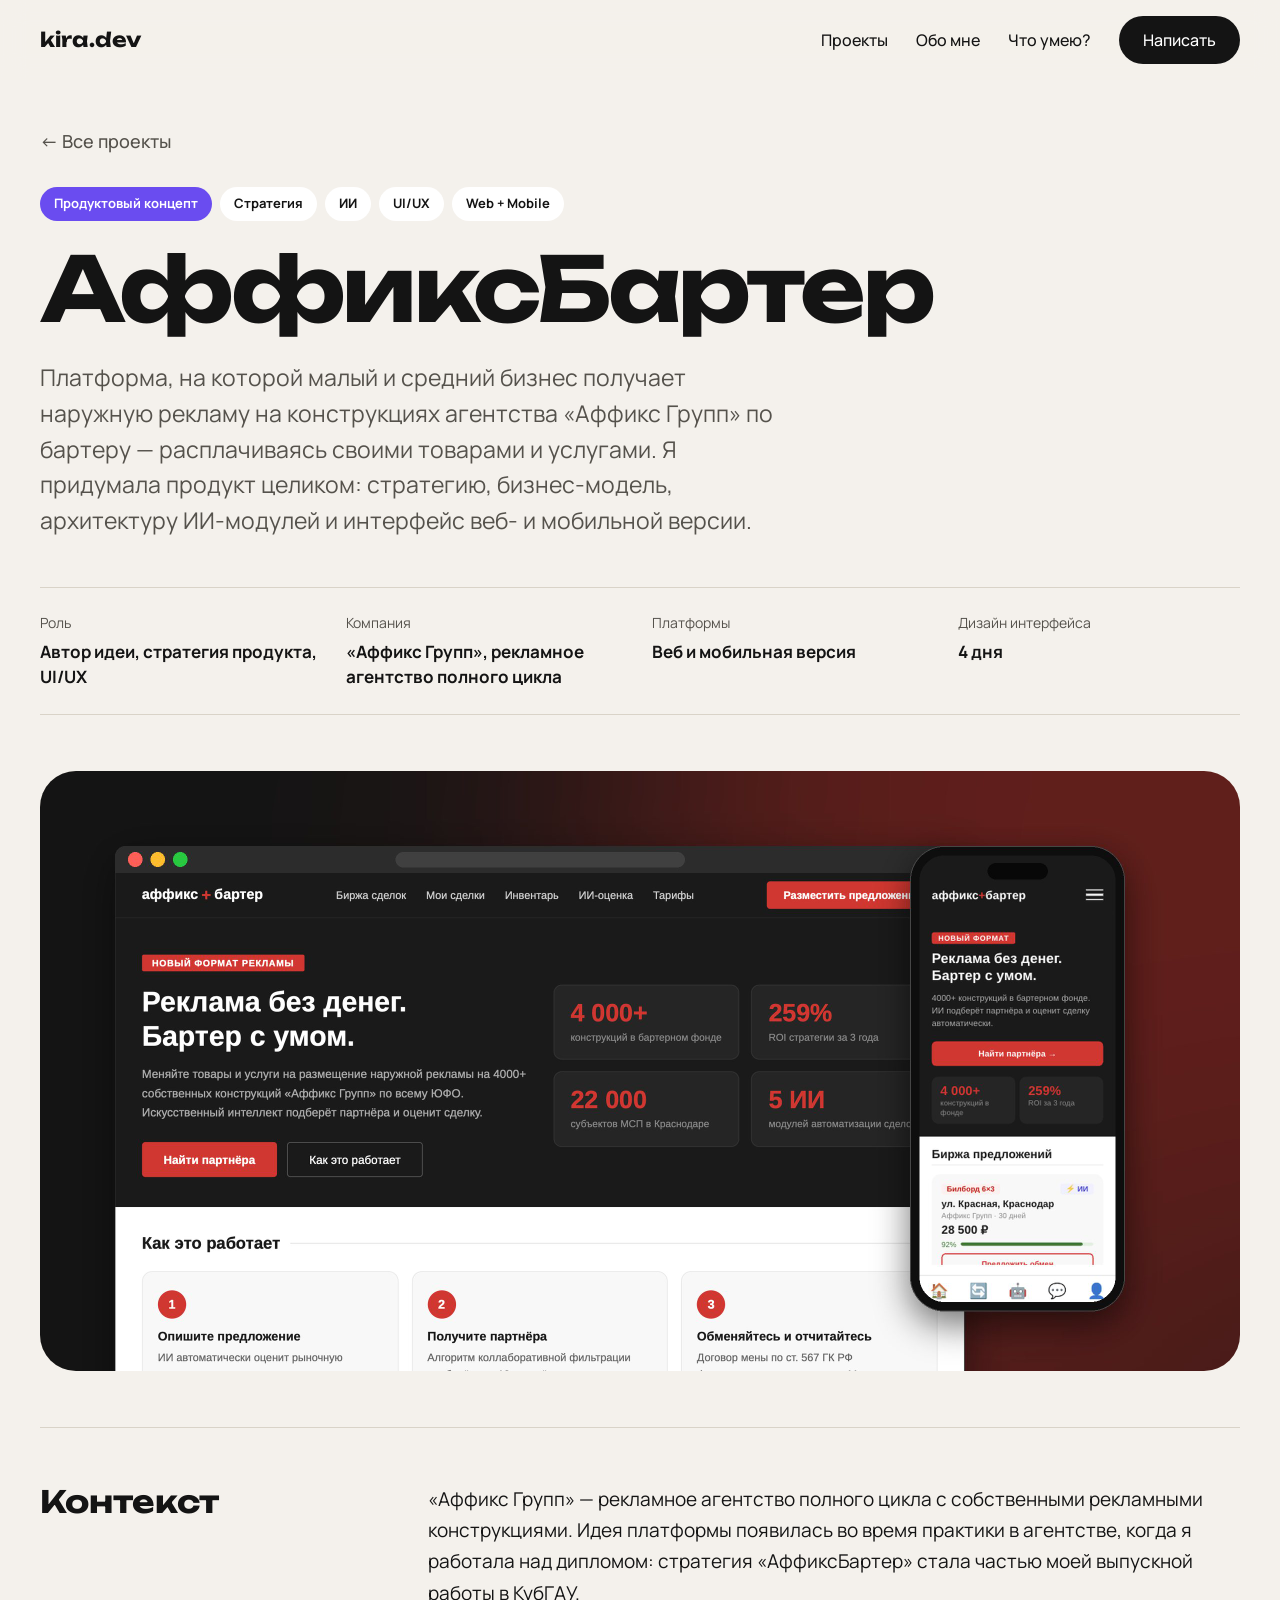
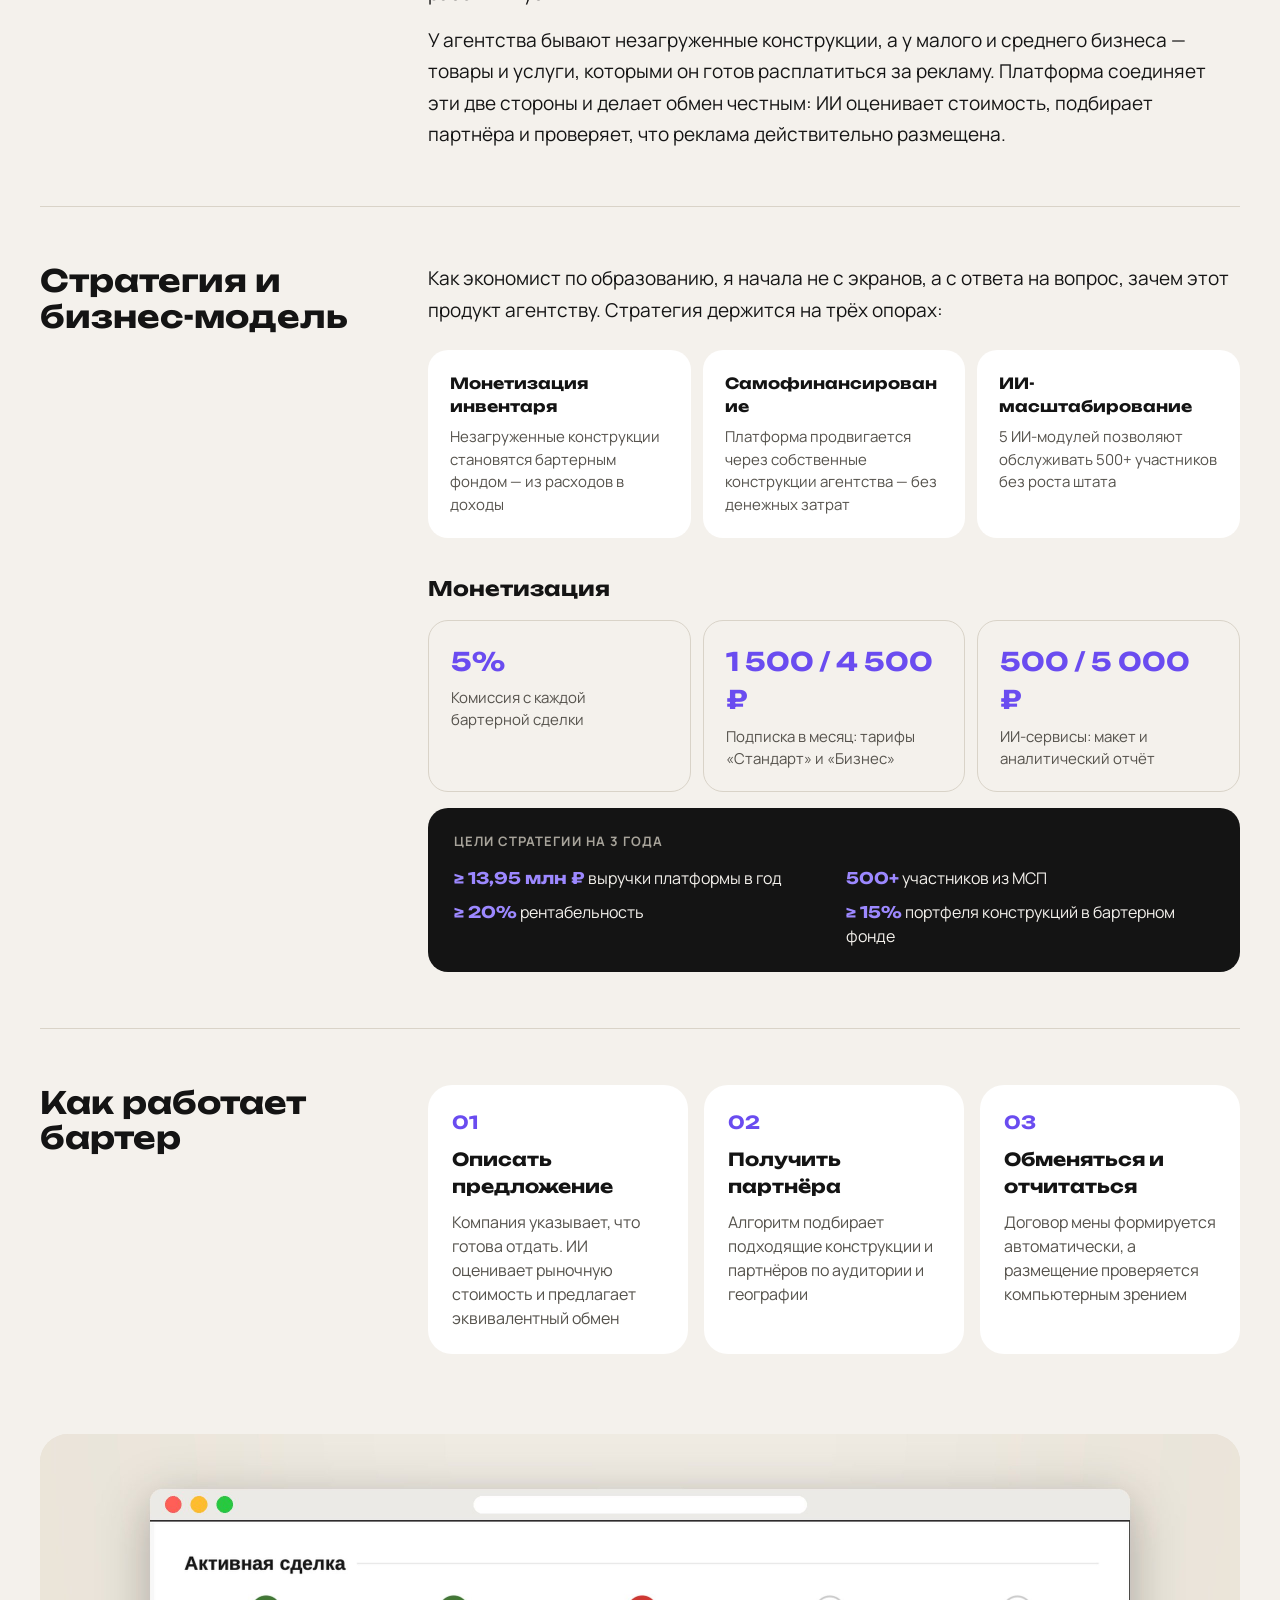
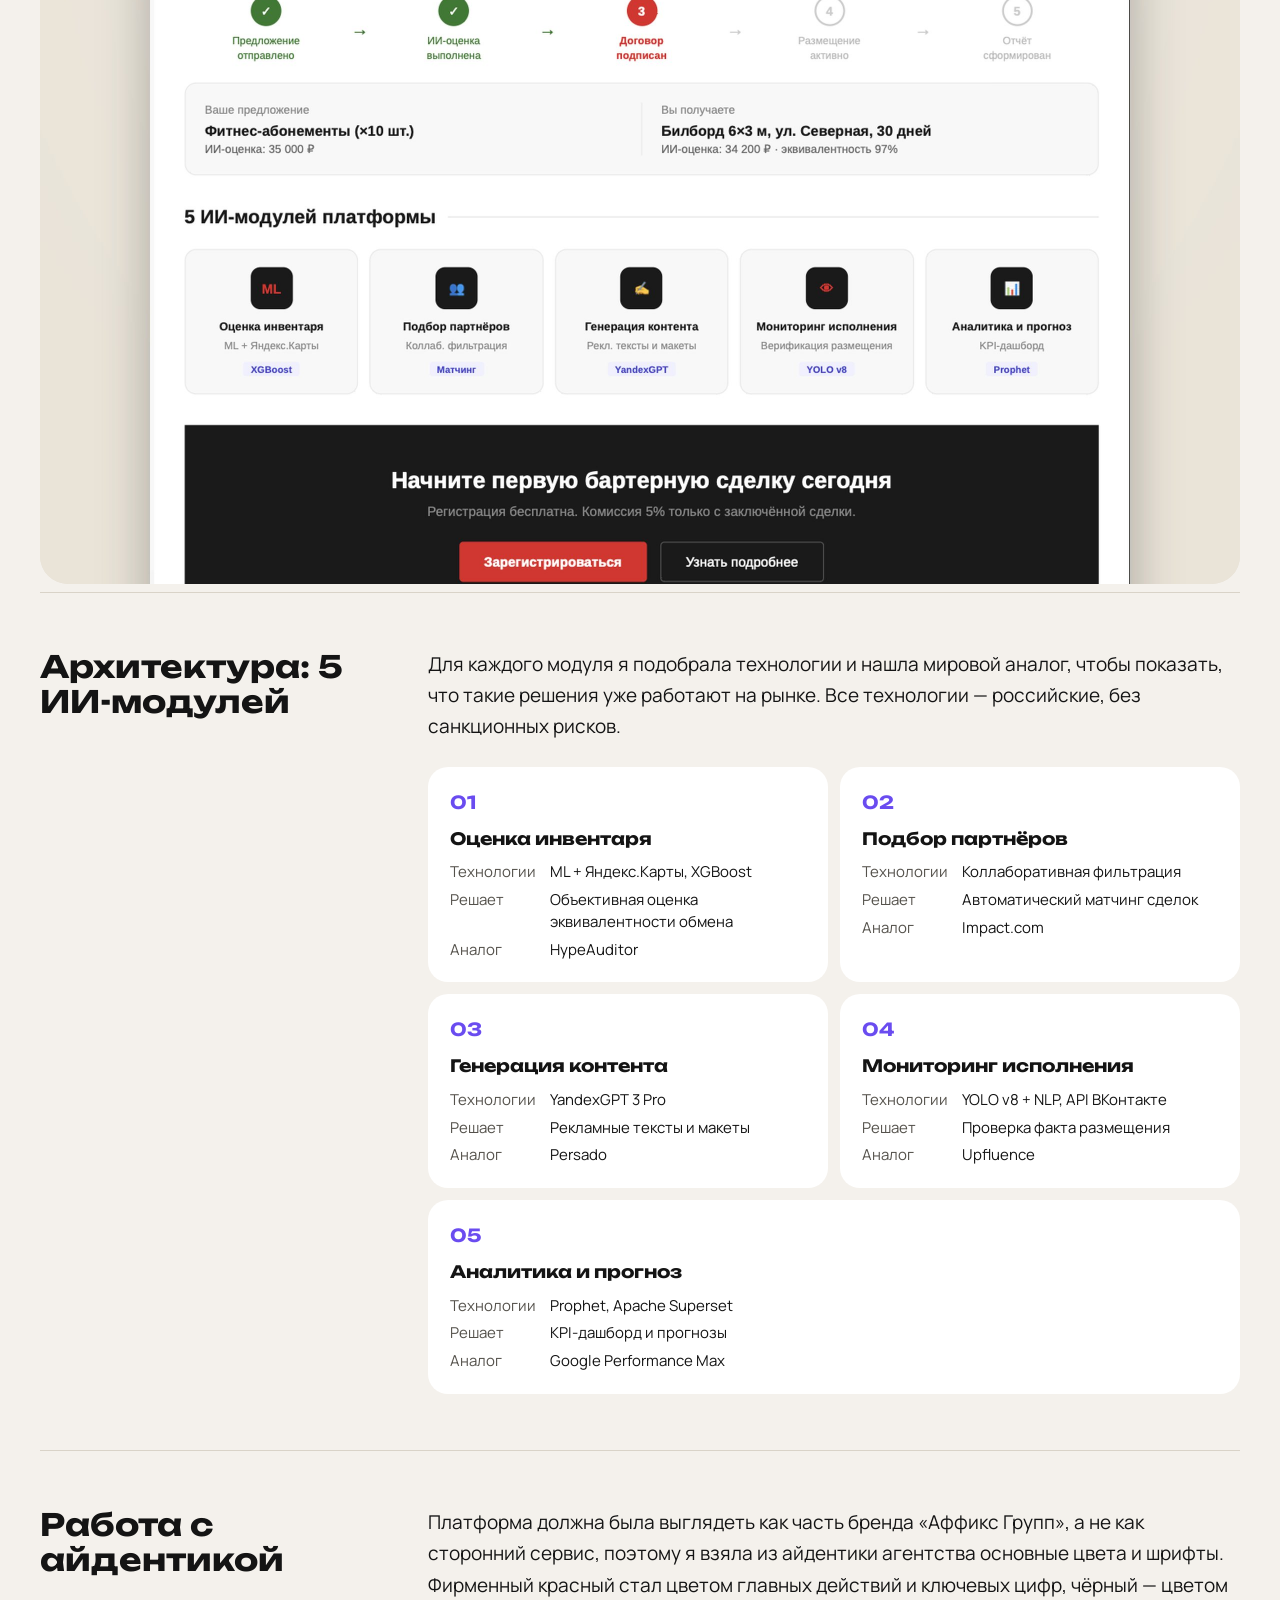
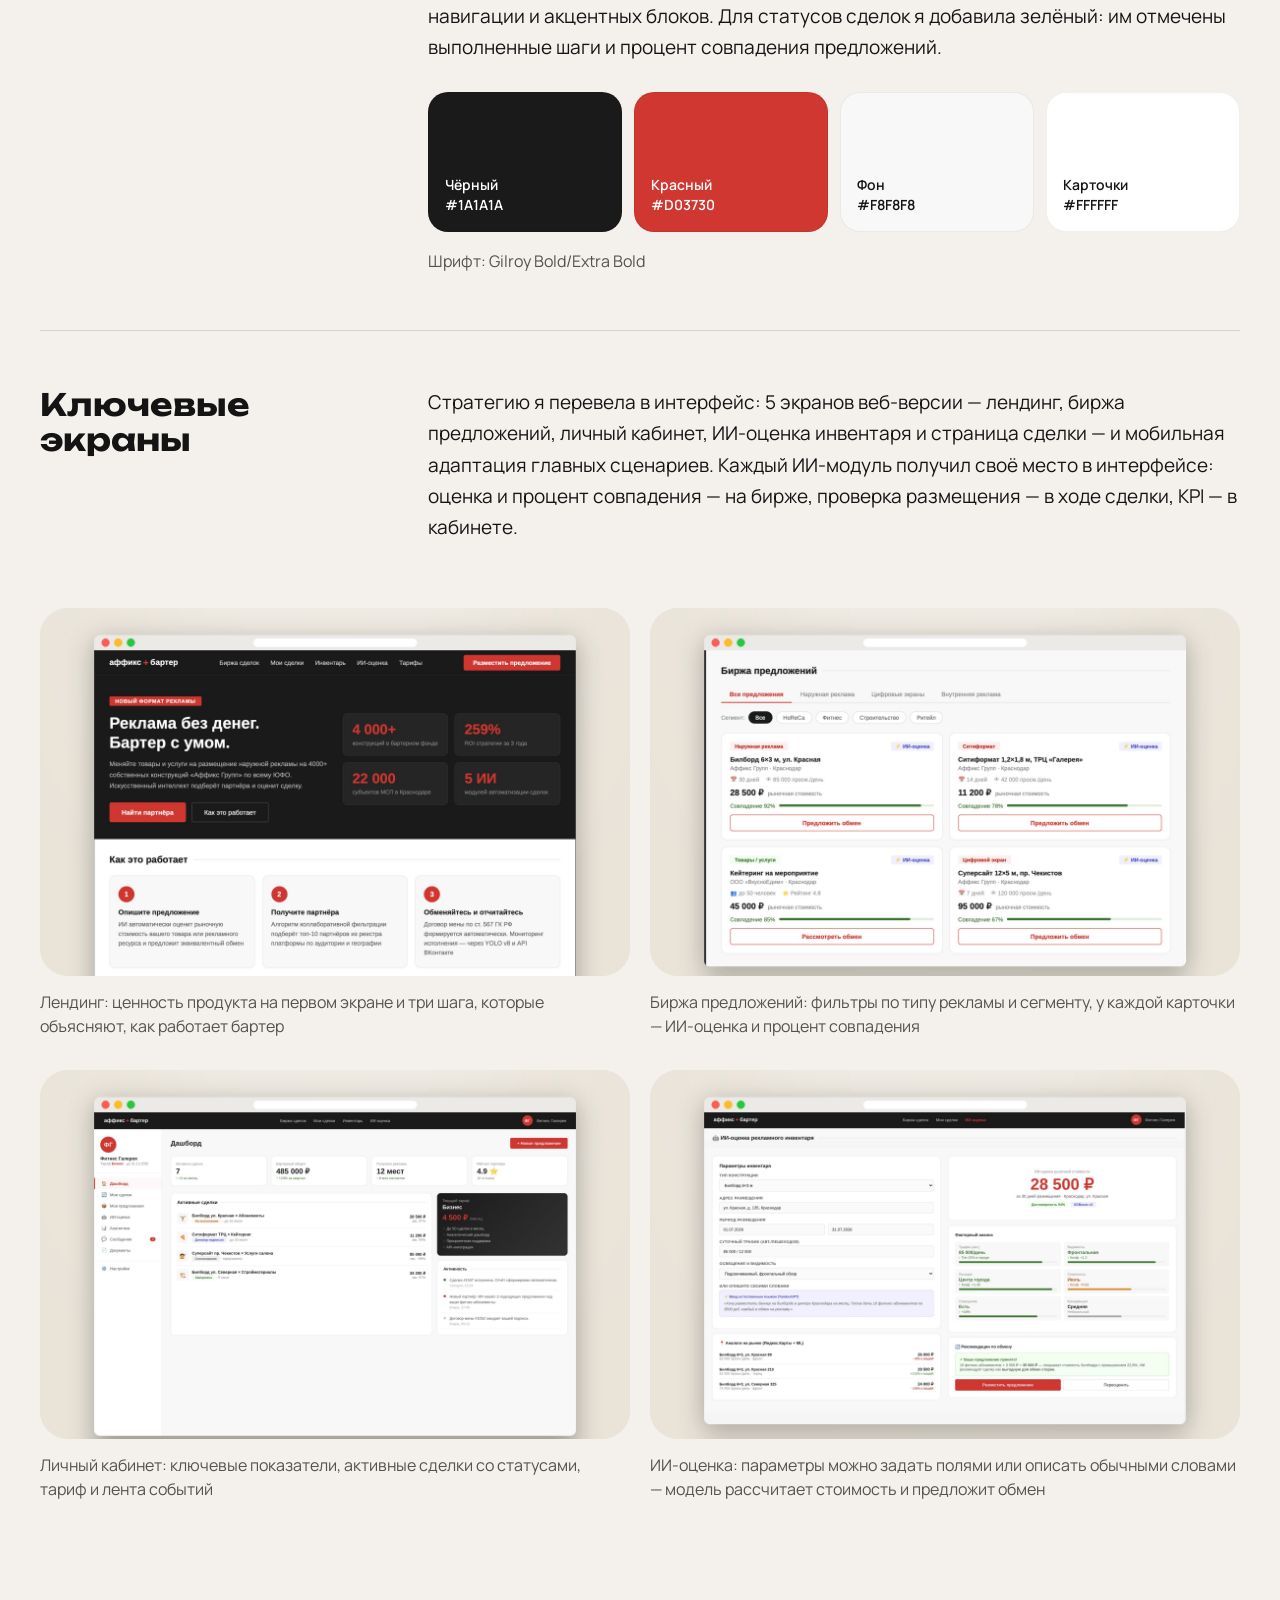
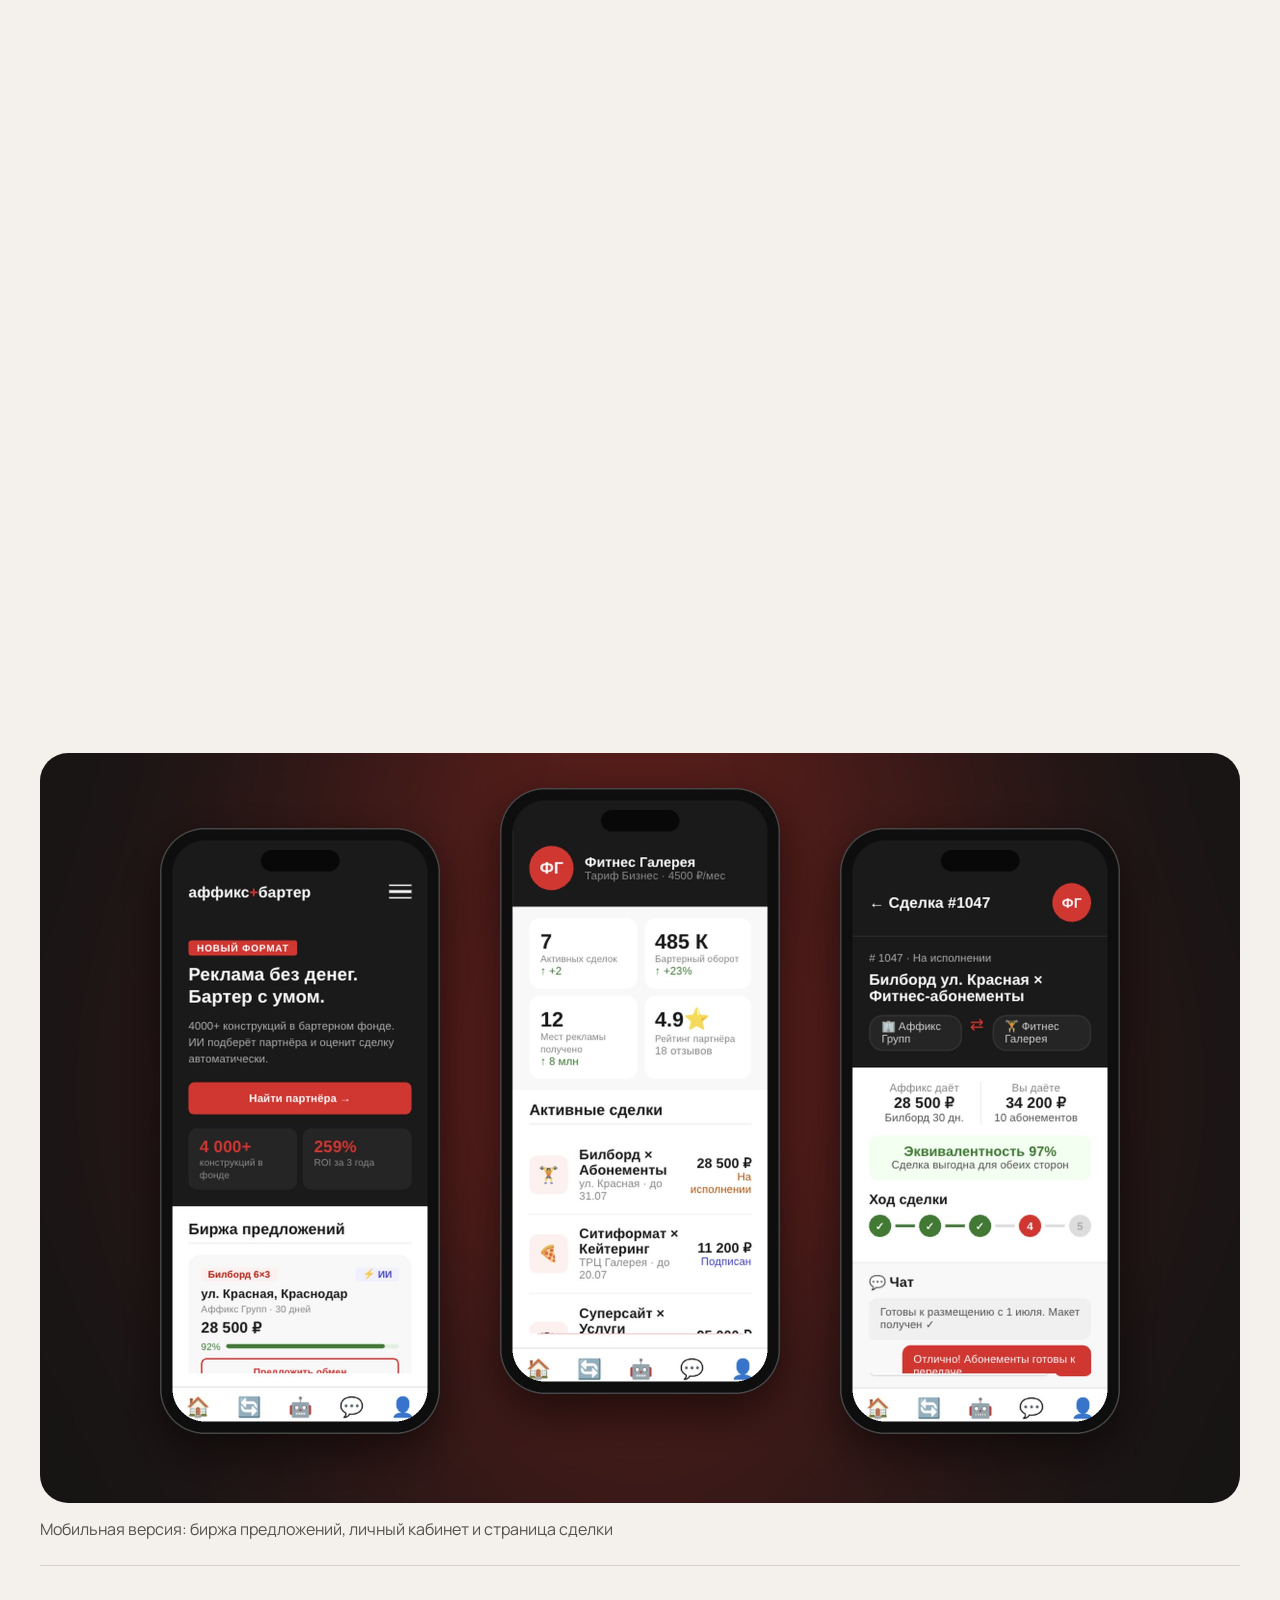
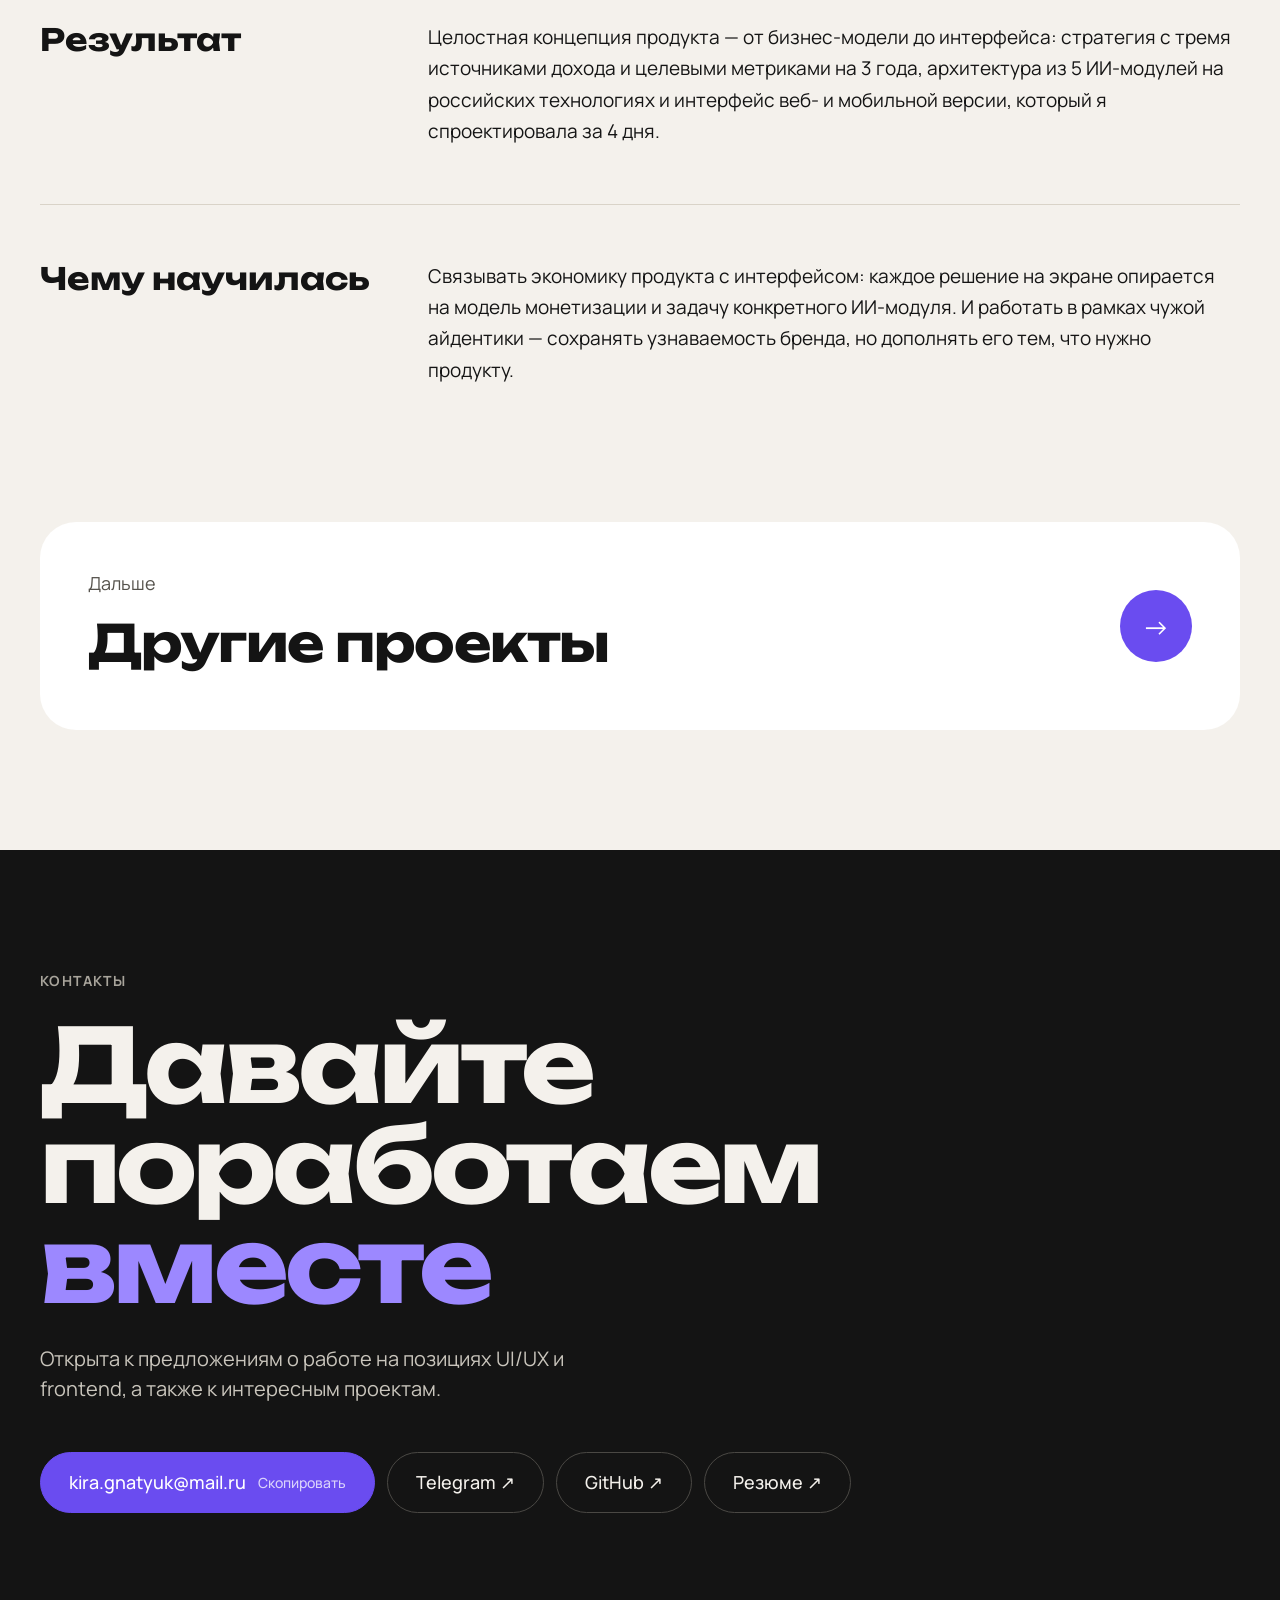
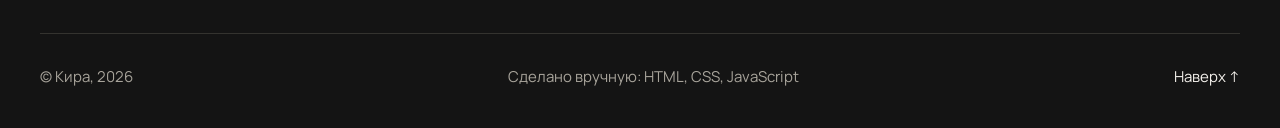
<file: affix.html>
<!DOCTYPE html>
<html lang="ru">
<head>
  <meta charset="UTF-8">
  <meta name="viewport" content="width=device-width, initial-scale=1.0">
    <title>АффиксБартер — платформа бартерной рекламы | кейс Киры</title>
  <meta name="description" content="Продуктовый кейс: стратегия, бизнес-модель, ИИ-архитектура и интерфейс платформы бартерной рекламы для агентства «Аффикс Групп».">

  <link rel="preconnect" href="https://fonts.googleapis.com">
  <link rel="preconnect" href="https://fonts.gstatic.com" crossorigin>
  <link href="https://fonts.googleapis.com/css2?family=Unbounded:wght@500;700&family=Manrope:wght@400;500;600;700&display=swap" rel="stylesheet">
  <link rel="stylesheet" href="css/style.css">
</head>
<body>


  <header class="header">
    <div class="container header__inner">
      <a href="index.html" class="logo">kira.dev</a>

      <button class="burger" id="burger" type="button"
              aria-label="Открыть меню" aria-expanded="false" aria-controls="nav">
        <span></span>
        <span></span>
      </button>

      <nav class="nav" id="nav">
        <a href="index.html#works" class="nav__link">Проекты</a>
        <a href="index.html#about" class="nav__link">Обо мне</a>
        <a href="index.html#skills" class="nav__link">Что умею?</a>
        <a href="#contacts" class="btn btn--dark">Написать</a>
      </nav>
    </div>
  </header>

  <main>

        
    <section class="case-hero">
      <div class="container">
        <a href="index.html#works" class="back-link reveal">← Все проекты</a>

        <div class="case-hero__pills reveal">
          <span class="pill pill--accent">Продуктовый концепт</span>
          <span class="pill">Стратегия</span>
          <span class="pill">ИИ</span>
          <span class="pill">UI/UX</span>
          <span class="pill">Web + Mobile</span>
        </div>

        <h1 class="case-title reveal">АффиксБартер</h1>

        <p class="case-lead reveal">
          Платформа, на которой малый и средний бизнес получает наружную рекламу
          на конструкциях агентства «Аффикс Групп» по бартеру — расплачиваясь своими
          товарами и услугами. Я придумала продукт целиком: стратегию, бизнес-модель,
          архитектуру ИИ-модулей и интерфейс веб- и мобильной версии.
        </p>

        <dl class="case-meta reveal">
          <div class="case-meta__item">
            <dt>Роль</dt>
            <dd>Автор идеи, стратегия продукта, UI/UX</dd>
          </div>
          <div class="case-meta__item">
            <dt>Компания</dt>
            <dd>«Аффикс Групп», рекламное агентство полного цикла</dd>
          </div>
          <div class="case-meta__item">
            <dt>Платформы</dt>
            <dd>Веб и мобильная версия</dd>
          </div>
          <div class="case-meta__item">
            <dt>Дизайн интерфейса</dt>
            <dd>4 дня</dd>
          </div>
        </dl>
      </div>
    </section>

 
    <div class="container">
      <figure class="shot shot--cover reveal" data-label="img/affix/cover.jpg">
        <img src="img/affix/cover.jpg" alt="Лендинг платформы АффиксБартер в браузере и мобильная версия" onerror="this.remove()">
      </figure>
    </div>

 
    <div class="container case-body">

      <section class="case-block reveal">
        <h2 class="case-block__title">Контекст</h2>
        <div class="case-block__text">
          <p>
            «Аффикс Групп» — рекламное агентство полного цикла с собственными рекламными
            конструкциями. Идея платформы появилась во время практики в агентстве, когда
            я работала над дипломом: стратегия «АффиксБартер» стала частью моей выпускной
            работы в КубГАУ.
          </p>
          <p>
            У агентства бывают незагруженные конструкции, а у малого и среднего бизнеса —
            товары и услуги, которыми он готов расплатиться за рекламу. Платформа соединяет
            эти две стороны и делает обмен честным: ИИ оценивает стоимость, подбирает
            партнёра и проверяет, что реклама действительно размещена.
          </p>
        </div>
      </section>

      <section class="case-block reveal">
        <h2 class="case-block__title">Стратегия и бизнес-модель</h2>
        <div class="case-block__text">
          <p>
            Как экономист по образованию, я начала не с экранов, а с ответа на вопрос,
            зачем этот продукт агентству. Стратегия держится на трёх опорах:
          </p>

          <div class="pillars">
            <div class="pillar">
              <h3 class="pillar__title">Монетизация инвентаря</h3>
              <p class="pillar__text">Незагруженные конструкции становятся бартерным фондом — из расходов в доходы</p>
            </div>
            <div class="pillar">
              <h3 class="pillar__title">Самофинансирование</h3>
              <p class="pillar__text">Платформа продвигается через собственные конструкции агентства — без денежных затрат</p>
            </div>
            <div class="pillar">
              <h3 class="pillar__title">ИИ-масштабирование</h3>
              <p class="pillar__text">5 ИИ-модулей позволяют обслуживать 500+ участников без роста штата</p>
            </div>
          </div>

          <h3 class="case-subtitle">Монетизация</h3>
          <div class="prices">
            <div class="price">
              <span class="price__value">5%</span>
              <span class="price__label">Комиссия с каждой бартерной сделки</span>
            </div>
            <div class="price">
              <span class="price__value">1 500 / 4 500 ₽</span>
              <span class="price__label">Подписка в месяц: тарифы «Стандарт» и «Бизнес»</span>
            </div>
            <div class="price">
              <span class="price__value">500 / 5 000 ₽</span>
              <span class="price__label">ИИ-сервисы: макет и аналитический отчёт</span>
            </div>
          </div>

          <div class="goals">
            <span class="goals__label">Цели стратегии на 3 года</span>
            <ul class="goals__list">
              <li><b>≥ 13,95 млн ₽</b> выручки платформы в год</li>
              <li><b>500+</b> участников из МСП</li>
              <li><b>≥ 20%</b> рентабельность</li>
              <li><b>≥ 15%</b> портфеля конструкций в бартерном фонде</li>
            </ul>
          </div>
        </div>
      </section>

      <section class="case-block reveal">
        <h2 class="case-block__title">Как работает бартер</h2>
        <div class="case-block__text">
          <ol class="steps">
            <li class="step">
              <span class="step__num">01</span>
              <h3 class="step__title">Описать предложение</h3>
              <p class="step__text">Компания указывает, что готова отдать. ИИ оценивает рыночную стоимость и предлагает эквивалентный обмен</p>
            </li>
            <li class="step">
              <span class="step__num">02</span>
              <h3 class="step__title">Получить партнёра</h3>
              <p class="step__text">Алгоритм подбирает подходящие конструкции и партнёров по аудитории и географии</p>
            </li>
            <li class="step">
              <span class="step__num">03</span>
              <h3 class="step__title">Обменяться и отчитаться</h3>
              <p class="step__text">Договор мены формируется автоматически, а размещение проверяется компьютерным зрением</p>
            </li>
          </ol>
        </div>
      </section>

      <figure class="shot reveal" data-label="img/affix/flow.jpg">
        <img src="img/affix/flow.jpg" alt="Шаги активной сделки и пять ИИ-модулей платформы" onerror="this.remove()">
      </figure>

      <section class="case-block reveal">
        <h2 class="case-block__title">Архитектура: 5 ИИ-модулей</h2>
        <div class="case-block__text">
          <p>
            Для каждого модуля я подобрала технологии и нашла мировой аналог, чтобы
            показать, что такие решения уже работают на рынке. Все технологии —
            российские, без санкционных рисков.
          </p>

          <div class="ai-grid">
            <article class="ai-card">
              <span class="ai-card__num">01</span>
              <h3 class="ai-card__title">Оценка инвентаря</h3>
              <dl class="ai-card__meta">
                <dt>Технологии</dt><dd>ML + Яндекс.Карты, XGBoost</dd>
                <dt>Решает</dt><dd>Объективная оценка эквивалентности обмена</dd>
                <dt>Аналог</dt><dd>HypeAuditor</dd>
              </dl>
            </article>

            <article class="ai-card">
              <span class="ai-card__num">02</span>
              <h3 class="ai-card__title">Подбор партнёров</h3>
              <dl class="ai-card__meta">
                <dt>Технологии</dt><dd>Коллаборативная фильтрация</dd>
                <dt>Решает</dt><dd>Автоматический матчинг сделок</dd>
                <dt>Аналог</dt><dd>Impact.com</dd>
              </dl>
            </article>

            <article class="ai-card">
              <span class="ai-card__num">03</span>
              <h3 class="ai-card__title">Генерация контента</h3>
              <dl class="ai-card__meta">
                <dt>Технологии</dt><dd>YandexGPT 3 Pro</dd>
                <dt>Решает</dt><dd>Рекламные тексты и макеты</dd>
                <dt>Аналог</dt><dd>Persado</dd>
              </dl>
            </article>

            <article class="ai-card">
              <span class="ai-card__num">04</span>
              <h3 class="ai-card__title">Мониторинг исполнения</h3>
              <dl class="ai-card__meta">
                <dt>Технологии</dt><dd>YOLO v8 + NLP, API ВКонтакте</dd>
                <dt>Решает</dt><dd>Проверка факта размещения</dd>
                <dt>Аналог</dt><dd>Upfluence</dd>
              </dl>
            </article>

            <article class="ai-card">
              <span class="ai-card__num">05</span>
              <h3 class="ai-card__title">Аналитика и прогноз</h3>
              <dl class="ai-card__meta">
                <dt>Технологии</dt><dd>Prophet, Apache Superset</dd>
                <dt>Решает</dt><dd>KPI-дашборд и прогнозы</dd>
                <dt>Аналог</dt><dd>Google Performance Max</dd>
              </dl>
            </article>
          </div>
        </div>
      </section>

      <section class="case-block reveal">
        <h2 class="case-block__title">Работа с айдентикой</h2>
        <div class="case-block__text">
          <p>
            Платформа должна была выглядеть как часть бренда «Аффикс Групп», а не как сторонний
            сервис, поэтому я взяла из айдентики агентства основные цвета и шрифты. Фирменный
            красный стал цветом главных действий и ключевых цифр, чёрный — цветом навигации
            и акцентных блоков. Для статусов сделок я добавила зелёный: им отмечены выполненные
            шаги и процент совпадения предложений.
          </p>

          <div class="swatches">
            <span class="swatch" style="--c:#1A1A1A;--t:#FFFFFF">Чёрный<br>#1A1A1A</span>
            <span class="swatch" style="--c:#D03730;--t:#FFFFFF">Красный<br>#D03730</span>
            <span class="swatch" style="--c:#F8F8F8">Фон<br>#F8F8F8</span>
            <span class="swatch" style="--c:#FFFFFF">Карточки<br>#FFFFFF</span>
          </div>
          <p class="case-note">Шрифт: Gilroy Bold/Extra Bold</p>
        </div>
      </section>

      <section class="case-block reveal">
        <h2 class="case-block__title">Ключевые экраны</h2>
        <div class="case-block__text">
          <p>
            Стратегию я перевела в интерфейс: 5 экранов веб-версии — лендинг, биржа предложений,
            личный кабинет, ИИ-оценка инвентаря и страница сделки — и мобильная адаптация
            главных сценариев. Каждый ИИ-модуль получил своё место в интерфейсе: оценка
            и процент совпадения — на бирже, проверка размещения — в ходе сделки, KPI — в кабинете.
          </p>
        </div>
      </section>

      <div class="gallery">
        <figure class="gallery__item reveal">
          <div class="shot" data-label="img/affix/landing.jpg">
            <img src="img/affix/landing.jpg" alt="Лендинг платформы" loading="lazy" onerror="this.remove()">
          </div>
          <figcaption>Лендинг: ценность продукта на первом экране и три шага, которые объясняют, как работает бартер</figcaption>
        </figure>

        <figure class="gallery__item reveal">
          <div class="shot" data-label="img/affix/exchange.jpg">
            <img src="img/affix/exchange.jpg" alt="Биржа предложений" loading="lazy" onerror="this.remove()">
          </div>
          <figcaption>Биржа предложений: фильтры по типу рекламы и сегменту, у каждой карточки — ИИ-оценка и процент совпадения</figcaption>
        </figure>

        <figure class="gallery__item reveal">
          <div class="shot" data-label="img/affix/dashboard.jpg">
            <img src="img/affix/dashboard.jpg" alt="Личный кабинет" onerror="this.remove()">
          </div>
          <figcaption>Личный кабинет: ключевые показатели, активные сделки со статусами, тариф и лента событий</figcaption>
        </figure>

        <figure class="gallery__item reveal">
          <div class="shot" data-label="img/affix/ai.jpg">
            <img src="img/affix/ai.jpg" alt="ИИ-оценка рекламного инвентаря" loading="lazy" onerror="this.remove()">
          </div>
          <figcaption>ИИ-оценка: параметры можно задать полями или описать обычными словами — модель рассчитает стоимость и предложит обмен</figcaption>
        </figure>

        <figure class="gallery__item gallery__item--wide reveal">
          <div class="shot" data-label="img/affix/deal.jpg">
            <img src="img/affix/deal.jpg" alt="Страница сделки" loading="lazy" onerror="this.remove()">
          </div>
          <figcaption>Страница сделки: что даёт каждая сторона, эквивалентность обмена, ход сделки по шагам, документы и чат</figcaption>
        </figure>

        <figure class="gallery__item gallery__item--wide reveal">
          <div class="shot" data-label="img/affix/mobile.jpg">
            <img src="img/affix/mobile.jpg" alt="Мобильная версия: биржа, личный кабинет и сделка" loading="lazy" onerror="this.remove()">
          </div>
          <figcaption>Мобильная версия: биржа предложений, личный кабинет и страница сделки</figcaption>
        </figure>
      </div>

      <section class="case-block reveal">
        <h2 class="case-block__title">Результат</h2>
        <div class="case-block__text">
          <p>
            Целостная концепция продукта — от бизнес-модели до интерфейса: стратегия с тремя
            источниками дохода и целевыми метриками на 3 года, архитектура из 5 ИИ-модулей
            на российских технологиях и интерфейс веб- и мобильной версии, который я
            спроектировала за 4 дня.
          </p>
        </div>
      </section>

      <section class="case-block reveal">
        <h2 class="case-block__title">Чему научилась</h2>
        <div class="case-block__text">
          <p>
            Связывать экономику продукта с интерфейсом: каждое решение на экране опирается
            на модель монетизации и задачу конкретного ИИ-модуля. И работать в рамках чужой
            айдентики — сохранять узнаваемость бренда, но дополнять его тем, что нужно продукту.
          </p>
        </div>
      </section>

    </div>

   
    <div class="container">
      <a href="index.html#works" class="next-case reveal">
        <span class="next-case__label">Дальше</span>
        <span class="next-case__title">Другие проекты</span>
        <span class="next-case__arrow" aria-hidden="true">→</span>
      </a>
    </div>

  </main>


  <footer id="contacts" class="contacts">
    <div class="container">
      <p class="contacts__label reveal">Контакты</p>

      <h2 class="contacts__title reveal">
        Давайте<br>поработаем <span class="contacts__accent">вместе</span>
      </h2>

      <p class="contacts__text reveal">
        Открыта к предложениям о работе на позициях UI/UX и frontend, а также к интересным проектам.
      </p>

      <div class="contacts__actions reveal">
        <button class="contacts__btn contacts__btn--primary" type="button" data-copy="kira.gnatyuk@mail.ru">
          <span>kira.gnatyuk@mail.ru</span>
          <span class="contacts__copy" aria-live="polite">Скопировать</span>
        </button>
        <a class="contacts__btn" href="https://t.me/kwkirra" target="_blank" rel="noopener">Telegram ↗</a>
        <a class="contacts__btn" href="https://github.com/kiki555-dev" target="_blank" rel="noopener">GitHub ↗</a>
        <a class="contacts__btn" href="https://drive.google.com/file/d/1ScKjacYx1f1wkusGlJE7G8UYGajfovh7/view?usp=sharing" target="_blank" rel="noopener">Резюме ↗</a>
      </div>

      <div class="contacts__bottom">
        <span>© Кира, 2026</span>
        <span>Сделано вручную: HTML, CSS, JavaScript</span>
        <a href="#top" class="contacts__up">Наверх ↑</a>
      </div>
    </div>
  </footer>

  <script src="js/main.js"></script>
</body>
</html>
</file>
<file: css/style.css>
:root {
  --bg: #F4F1EC;
  --ink: #141414;
  --muted: #55524C;
  --card: #FFFFFF;
  --line: #D9D3C8;
  --accent: #6A4CF0;
  --accent-soft: #E7E0FF;
  --green: #157A41;
  --yellow: #FFC93C;
  --radius: 32px;
  --font-head: 'Unbounded', sans-serif;
  --font-text: 'Manrope', sans-serif;
}

*,
*::before,
*::after {
  box-sizing: border-box;
}

html {
  scroll-behavior: smooth;
}

body {
  margin: 0;
  background: var(--bg);
  color: var(--ink);
  font-family: var(--font-text);
  font-size: 18px;
  line-height: 1.5;
  -webkit-font-smoothing: antialiased;
}

img {
  max-width: 100%;
  display: block;
}

a {
  color: inherit;
}

.container {
  max-width: 1248px;
  margin: 0 auto;
  padding: 0 24px;
}

.section {
  padding: 120px 0;
}

.section--tight {
  padding-top: 0;
}

.h2 {
  margin: 0 0 48px;
  font-family: var(--font-head);
  font-size: clamp(40px, 6vw, 80px);
  line-height: 1;
  letter-spacing: -0.03em;
}


.btn {
  display: inline-flex;
  align-items: center;
  justify-content: center;
  min-height: 48px;
  padding: 12px 24px;
  border-radius: 999px;
  font-weight: 500;
  font-size: 16px;
  text-decoration: none;
  transition: background 0.3s, transform 0.3s;
}

.btn--dark {
  background: var(--ink);
  color: #FFFFFF;
}

.btn--dark:hover {
  background: var(--accent);
  transform: translateY(-2px);
}

.header {
  position: sticky;
  top: 0;
  z-index: 100;
  background: rgba(244, 241, 236, 0.85);
  backdrop-filter: blur(12px);
  -webkit-backdrop-filter: blur(12px);
}

.header__inner {
  position: relative;
  display: flex;
  justify-content: space-between;
  align-items: center;
  gap: 16px;
  padding-top: 16px;
  padding-bottom: 16px;
}

.logo {
  font-family: var(--font-head);
  font-weight: 700;
  font-size: 20px;
  text-decoration: none;
}

.nav {
  display: flex;
  align-items: center;
  gap: 28px;
}

.nav__link {
  font-weight: 500;
  font-size: 16px;
  text-decoration: none;
  transition: color 0.2s;
}

.nav__link:hover {
  color: var(--accent);
}

.burger {
  display: none;
  flex-direction: column;
  justify-content: center;
  align-items: center;
  gap: 6px;
  width: 48px;
  height: 48px;
  padding: 0;
  border: none;
  border-radius: 50%;
  background: var(--ink);
  cursor: pointer;
}

.burger span {
  display: block;
  width: 18px;
  height: 2px;
  border-radius: 2px;
  background: #FFFFFF;
  transition: transform 0.3s ease;
}


.burger[aria-expanded="true"] span:first-child {
  transform: translateY(4px) rotate(45deg);
}

.burger[aria-expanded="true"] span:last-child {
  transform: translateY(-4px) rotate(-45deg);
}

@media (max-width: 760px) {
  .burger {
    display: flex;
  }

  .nav {
    position: absolute;
    top: 100%;
    left: 0;
    right: 0;
    flex-direction: column;
    align-items: stretch;
    gap: 0;
    padding: 8px 24px 24px;
    background: var(--bg);
    border-bottom: 1px solid var(--line);
    box-shadow: 0 24px 40px rgba(0, 0, 0, 0.08);
    opacity: 0;
    visibility: hidden;
    transform: translateY(-8px);
    transition: opacity 0.25s, transform 0.25s, visibility 0.25s;
  }

  .nav--open {
    opacity: 1;
    visibility: visible;
    transform: none;
  }

  .nav__link {
    padding: 14px 0;
    border-bottom: 1px solid var(--line);
    font-family: var(--font-head);
    font-size: 22px;
  }

  .nav .btn {
    margin-top: 20px;
  }
}

.hero {
  position: relative;
  min-height: calc(100vh - 80px);
  min-height: calc(100svh - 80px);
  padding-top: clamp(24px, 5vh, 64px);
  padding-bottom: var(--pile, 220px);
  overflow: hidden;
}

.hero__inner {
  position: relative;
  z-index: 1;
  display: grid;
  grid-template-columns: minmax(0, 1fr) auto;
  gap: 48px;
  align-items: end;
}


.status {
  display: inline-flex;
  align-items: center;
  gap: 10px;
  margin-bottom: 28px;
  padding: 10px 18px;
  border-radius: 999px;
  background: var(--card);
  font-size: 15px;
  font-weight: 500;
}

.status__dot {
  flex-shrink: 0;
  width: 10px;
  height: 10px;
  border-radius: 50%;
  background: #1E9E55;
  animation: pulse 1.8s infinite;
}

@keyframes pulse {
  0%   { box-shadow: 0 0 0 0 rgba(30, 158, 85, 0.5); }
  70%  { box-shadow: 0 0 0 10px rgba(30, 158, 85, 0); }
  100% { box-shadow: 0 0 0 0 rgba(30, 158, 85, 0); }
}


.hero__title {
  margin: 0 0 28px;
  font-family: var(--font-head);
  font-weight: 700;
  font-size: clamp(48px, min(10vw, 15vh), 150px);
  line-height: 0.92;
  letter-spacing: -0.04em;
}

.hero__hello {
  display: inline-flex;
  align-items: center;
  gap: 0.15em;
}

.hero__name {
  display: block;
  color: var(--ink);
}

.hero__accent {
  color: var(--accent);
}

.hero__star-btn {
  display: inline-flex;
  padding: 0;
  border: none;
  border-radius: 50%;
  background: none;
  font-size: inherit;
  line-height: 1;
  cursor: pointer;
  transition: transform 0.3s ease;
}

.hero__star-btn:hover {
  transform: scale(1.15) rotate(20deg);
}

.hero__star-btn:active {
  transform: scale(0.9);
}

.hero__star-btn:focus-visible {
  outline: 3px solid var(--accent);
  outline-offset: 6px;
}

.hero__star {
  width: 0.5em;
  height: 0.5em;
  fill: var(--accent);
  animation: spin 12s linear infinite;
}

@keyframes spin {
  to { transform: rotate(360deg); }
}


.hero__lead {
  max-width: 560px;
  margin: 0;
  font-size: clamp(16px, min(1.6vw, 2.4vh), 21px);
  color: var(--muted);
}

.hero__hint {
  margin: 20px 0 0;
  color: var(--muted);
  font-size: 14px;
}

.hero__hint-desktop {
  display: none;
}

@media (hover: hover) {
  .hero__hint-desktop {
    display: inline;
  }
}

.hero__photo {
  --photo-h: clamp(320px, min(52vh, 40vw), 560px);
  position: relative;
  height: var(--photo-h);
  width: calc(var(--photo-h) * 0.8); 
  justify-self: end;
  border-radius: 36px;
  background: #E2DBCF;
}

.hero__photo img {
  position: absolute; 
  inset: 0;
  width: 100%;
  height: 100%;
  object-fit: cover;
  border-radius: inherit;
}

.hero__sticker {
  position: absolute;
  padding: 0.6em 1.15em;
  border-radius: 999px;
  color: #FFFFFF;
  font-size: clamp(12px, 1.7vh, 15px);
  font-weight: 700;
  white-space: nowrap;
  box-shadow: 0 8px 20px rgba(0, 0, 0, 0.12);
}

.hero__sticker--accent {
  left: -24px;
  bottom: 12%;
  background: var(--accent);
  transform: rotate(-7deg);
}

.hero__sticker--dark {
  right: -12px;
  top: 8%;
  background: var(--ink);
  transform: rotate(6deg);
}

@media (max-width: 1024px) {
  .hero__inner {
    gap: 32px;
  }

  .hero__title {
    font-size: clamp(44px, min(8vw, 13vh), 150px);
  }

  .hero__photo {
    --photo-h: clamp(260px, min(38vh, 40vw), 400px);
    border-radius: 28px;
  }
}

@media (max-height: 560px) and (min-width: 641px) {
  .hero {
    min-height: auto;
  }
}

@media (max-width: 640px) {
  .hero {
    padding-top: 20px;
  }

  .hero__inner {
    grid-template-columns: minmax(0, 1fr) auto;
    grid-template-areas:
      "status photo"
      "title  title"
      "lead   lead"
      "hint   hint";
    gap: 0 12px;
    align-items: start;
  }

  .hero__text {
    display: contents;
  }

  .status {
    grid-area: status;
    align-self: start;
    margin: 0;
    padding: 8px 12px;
    border-radius: 18px;
    font-size: 12px;
    line-height: 1.3;
  }

  .hero__photo {
    grid-area: photo;
    --photo-h: 130px;
    border-radius: 20px;
  }

  .hero__title {
    grid-area: title;
    margin: 20px 0 16px;
    font-size: clamp(44px, 13vw, 64px);
  }

  .hero__lead {
    grid-area: lead;
  }

  .hero__hint {
    grid-area: hint;
    margin-top: 14px;
  }

  .hero__sticker {
    padding: 5px 9px;
    font-size: 10px;
  }

  .hero__sticker--accent {
    left: auto;
    right: -6px;
    bottom: 10px;
  }

  .hero__sticker--dark {
    top: -8px;
    right: -8px;
  }
}

.gravity {
  position: absolute;
  inset: 0;
  z-index: 3;
  overflow: hidden;
  pointer-events: none; 
}

.hero--strict .gravity {
  top: auto;
  height: var(--pile, 220px);
}

.gravity__tag {
  position: absolute;
  left: 0;
  top: 0;
  padding: 14px 26px;
  border-radius: 999px;
  background: var(--bg, var(--card));
  color: var(--c, var(--ink));
  font-size: 18px;
  font-weight: 600;
  white-space: nowrap;
  user-select: none;
  -webkit-user-select: none;
  cursor: grab;
  will-change: transform;
  visibility: hidden;
  pointer-events: auto; 
}

.gravity__tag:active {
  cursor: grabbing;
}

.gravity__tag--outline {
  background: transparent;
  border: 2px solid var(--ink);
}

.gravity__sticker {
  width: 120px;
  height: auto;
  padding: 0;
  background: none;
  border-radius: 0;
  -webkit-user-drag: none;
}

.gravity--static {
  inset: auto 0 0 0;
  display: flex;
  flex-wrap: wrap;
  align-content: flex-end;
  gap: 10px;
  padding: 24px;
  pointer-events: auto;
}

.gravity--static .gravity__tag {
  position: static;
  visibility: visible;
  transform: none !important;
}

.marquee {
  overflow: hidden;
  padding: 22px 0;
  background: var(--ink);
  color: var(--bg);
  font-family: var(--font-head);
  font-size: clamp(16px, 2vw, 22px);
  font-weight: 500;
}

.marquee__track {
  display: flex;
  width: max-content;
  animation: marquee 30s linear infinite;
}

.marquee__track span {
  padding-right: 0.6em;
  white-space: nowrap;
}

.marquee:hover .marquee__track {
  animation-play-state: paused;
}

@keyframes marquee {
  to { transform: translateX(-50%); }
}


.section-head {
  display: flex;
  justify-content: space-between;
  align-items: flex-end;
  flex-wrap: wrap;
  gap: 16px;
  margin-bottom: 56px;
}

.section-head .h2 {
  margin: 0;
}

.section-head__note {
  margin: 0;
  color: var(--muted);
}

/* Группа проектов */
.group + .group {
  margin-top: 96px;
}

.group__head {
  display: flex;
  justify-content: space-between;
  align-items: flex-end;
  flex-wrap: wrap;
  gap: 20px;
  margin-bottom: 24px;
  padding-bottom: 20px;
  border-bottom: 1px solid var(--line);
}

.group__title {
  margin: 0;
  font-family: var(--font-head);
  font-size: 28px;
}

.group__role {
  margin: 6px 0 0;
  color: var(--muted);
  font-size: 16px;
}

/* Теги в группах */
.tags {
  display: flex;
  flex-wrap: wrap;
  gap: 8px;
  margin: 0;
  padding: 0;
  list-style: none;
}

.tag {
  padding: 8px 14px;
  border-radius: 999px;
  background: var(--card);
  font-size: 14px;
  font-weight: 500;
}

/* Сетки карточек */
.cards {
  display: grid;
  gap: 20px;
}

.cards--two {
  grid-template-columns: 1.4fr 1fr;
}

.cards--three {
  grid-template-columns: repeat(3, minmax(0, 1fr));
}

.card {
  position: relative;
  display: flex;
  flex-direction: column;
  gap: 18px;
  padding: 16px 16px 28px;
  border-radius: var(--radius);
  background: var(--card);
  text-decoration: none;
  color: var(--ink);
  transition: transform 0.4s ease, box-shadow 0.4s ease;
}

.card:hover {
  transform: translateY(-6px);
  box-shadow: 0 24px 48px rgba(0, 0, 0, 0.08);
}

.card__media {
  position: relative;
  overflow: hidden;
  border-radius: 22px;
  aspect-ratio: 1 / 1;
  background: var(--ink);
}

.cards--two .card__media {
  aspect-ratio: auto;
  height: 340px;
}

.card__media > * {
  transition: transform 0.6s ease;
}

.card:hover .card__media > * {
  transform: scale(1.04);
}

.card__media img {
  width: 100%;
  height: 100%;
  object-fit: cover;
}

.card__media--dark  { background: #1B1A22; }
.card__media--lilac { background: #EDE8FF; }
.card__media--mint  { background: #DDE9E1; display: flex; align-items: center; justify-content: center; }
.card__media--sand  { background: #E9E3D8; }
.card__media--forest { background: #12291F; }
.card__media--sky    { background: #DCEBF7; }

.card__body {
  display: flex;
  flex-direction: column;
  gap: 8px;
  padding: 0 8px;
}

.card__title {
  margin: 0;
  font-family: var(--font-head);
  font-size: 24px;
}

.card__text {
  margin: 0;
  color: var(--muted);
  font-size: 17px;
}

.card__meta {
  display: flex;
  justify-content: space-between;
  gap: 12px;
  margin-top: 8px;
  color: var(--muted);
  font-size: 15px;
}

.card__more {
  color: var(--ink);
  font-weight: 700;
  white-space: nowrap;
}

.card--wide {
  display: grid;
  grid-template-columns: minmax(0, 1.3fr) minmax(0, 1fr);
  align-items: center;
  gap: 32px;
  padding: 16px;
}

.card--wide .card__media {
  aspect-ratio: auto;
  height: 380px;
}

.card--wide .card__body {
  padding: 16px 24px 16px 0;
}

.card--wide .card__title {
  font-size: clamp(24px, 2.4vw, 32px);
}

.badge {
  position: absolute;
  top: 30px;
  left: 30px;
  z-index: 2;
  padding: 7px 14px;
  border-radius: 999px;
  font-size: 13px;
  font-weight: 700;
}

.badge--done    { background: var(--green); color: #FFFFFF; }
.badge--wip     { background: var(--yellow); color: var(--ink); }
.badge--outline { background: #FFFFFF; color: var(--ink); border: 1px solid var(--ink); }
.badge--concept { background: var(--accent); color: #FFFFFF; }
.badge--pet     { background: #1F4D38; color: #FFFFFF; }
.badge--nda     { background: var(--accent); color: #FFFFFF; }


.mock-line {
  display: block;
  height: 8px;
  border-radius: 4px;
  background: #3A3846;
}

.mock-line--accent { background: var(--accent); }
.mock-line--ink    { height: 18px; border-radius: 6px; background: var(--ink); }
.mock-line--soft   { background: #E3DFEC; }

.mock-pill {
  width: 110px;
  height: 30px;
  margin-top: 8px;
  border-radius: 999px;
  background: var(--accent);
}

/* Дашборд SellerX */
.mock-dash {
  display: flex;
  gap: 14px;
  height: 100%;
  padding: 20px;
}

.mock-dash__side {
  display: flex;
  flex-direction: column;
  gap: 10px;
  width: 18%;
  padding-top: 36px;
}

.mock-dash__main {
  display: flex;
  flex-direction: column;
  flex: 1;
  gap: 14px;
}

.mock-dash__stats {
  display: flex;
  gap: 10px;
  margin-top: 30px;
}

.mock-dash__stat {
  flex: 1;
  height: 54px;
  border-radius: 12px;
  background: #2A2934;
}

.mock-dash__chart {
  display: flex;
  align-items: flex-end;
  flex: 1;
  gap: 8px;
  padding: 16px;
  border-radius: 12px;
  background: #2A2934;
}

.mock-dash__bar {
  flex: 1;
  height: var(--h);
  border-radius: 6px 6px 0 0;
  background: #4A4658;
}

.mock-dash__bar--accent { background: var(--accent); }


.mock-browser {
  display: flex;
  flex-direction: column;
  height: calc(100% - 36px);
  margin: 18px;
  overflow: hidden;
  border-radius: 12px;
  background: #FFFFFF;
}

.mock-browser__bar {
  display: flex;
  gap: 6px;
  padding: 10px 12px;
  border-bottom: 1px solid #ECE8F5;
}

.mock-browser__dot {
  width: 9px;
  height: 9px;
  border-radius: 50%;
  background: #E0DCEA;
}

.mock-browser__body {
  display: flex;
  flex-direction: column;
  gap: 12px;
  padding: 22px;
}

.mock-tg {
  display: flex;
  flex-direction: column;
  height: calc(100% - 52px);
  margin: 52px 18px 0;
  overflow: hidden;
  border-radius: 18px 18px 0 0;
  background: #FFFFFF;
}

.mock-tg__head {
  display: flex;
  align-items: center;
  gap: 10px;
  padding: 12px 14px;
  border-bottom: 1px solid #E6EEF5;
}

.mock-tg__avatar {
  width: 30px;
  height: 30px;
  border-radius: 50%;
  background: var(--accent);
}

.mock-tg__name {
  font-size: 14px;
  font-weight: 700;
}

.mock-tg__body {
  display: flex;
  flex-direction: column;
  flex: 1;
  gap: 8px;
  padding: 14px;
  background: #EEF4F9;
}

.mock-tg__msg {
  align-self: flex-start;
  max-width: 80%;
  padding: 9px 12px;
  border-radius: 14px 14px 14px 4px;
  background: #FFFFFF;
  font-size: 13px;
  line-height: 1.35;
}

.mock-tg__msg--me {
  align-self: flex-end;
  border-radius: 14px 14px 4px 14px;
  background: #D8F5C9;
}

.mock-tg__slots {
  display: flex;
  gap: 6px;
}

.mock-tg__slots span {
  flex: 1;
  padding: 8px 0;
  border-radius: 10px;
  background: var(--accent);
  color: #FFFFFF;
  font-size: 12px;
  font-weight: 700;
  text-align: center;
}


.card--soon {
  justify-content: center;
  border: 2px dashed var(--line);
  background: transparent;
}

.card--soon:hover {
  transform: none;
  box-shadow: none;
}

.card--soon__inner {
  display: flex;
  flex-direction: column;
  align-items: center;
  gap: 10px;
  padding: 40px 16px;
  text-align: center;
}

.card--soon__plus {
  display: flex;
  align-items: center;
  justify-content: center;
  width: 64px;
  height: 64px;
  border-radius: 50%;
  background: var(--card);
  color: var(--accent);
  font-family: var(--font-head);
  font-size: 32px;
}

.card--locked .card__media > *:not(.lock) {
  filter: blur(6px);
  opacity: 0.7;
}

.card--locked:hover .card__media > *:not(.lock) {
  transform: none;
}

.lock {
  position: absolute;
  top: 50%;
  left: 50%;
  z-index: 2;
  transform: translate(-50%, -50%);
  padding: 10px 18px;
  border-radius: 999px;
  background: rgba(255, 255, 255, 0.92);
  color: var(--ink);
  font-size: 14px;
  font-weight: 700;
  white-space: nowrap;
}


.about {
  display: grid;
  grid-template-columns: minmax(0, 1.1fr) minmax(0, 1fr);
  gap: 56px;
  align-items: start;
}

.about__text .h2 {
  margin-bottom: 32px;
}

.about__lead {
  margin: 0 0 20px;
  font-size: clamp(19px, 1.8vw, 22px);
  line-height: 1.55;
}

.about__desc {
  margin: 0;
  color: var(--muted);
  line-height: 1.6;
}

.facts {
  margin: 0;
  border-top: 1px solid var(--line);
}

.facts__row {
  display: flex;
  justify-content: space-between;
  gap: 24px;
  padding: 22px 0;
  border-bottom: 1px solid var(--line);
  font-size: 17px;
}

.facts__row dt {
  color: var(--muted);
}

.facts__row dd {
  margin: 0;
  font-weight: 700;
  text-align: right;
}

.skills {
  display: grid;
  grid-template-columns: repeat(3, minmax(0, 1fr));
  gap: 20px;
}

.skill {
  display: flex;
  flex-direction: column;
  gap: 16px;
  padding: 32px;
  border-radius: var(--radius);
  background: var(--card);
  transition: transform 0.4s ease;
}

.skill:hover {
  transform: translateY(-6px) rotate(-1deg);
}

.skill__num {
  font-family: var(--font-head);
  font-size: 16px;
  font-weight: 700;
  color: var(--accent);
}

.skill__title {
  margin: 0;
  font-family: var(--font-head);
  font-size: 24px;
}

.skill__text {
  margin: 0;
  color: var(--muted);
  font-size: 17px;
  line-height: 1.55;
}

.skill--accent {
  background: var(--accent);
  color: #FFFFFF;
}

.skill--accent .skill__num,
.skill--accent .skill__text {
  color: #FFFFFF;
}


.contacts {
  padding: 120px 0 40px;
  background: var(--ink);
  color: var(--bg);
}

.contacts__label {
  margin: 0 0 24px;
  color: #A8A49B;
  font-size: 14px;
  font-weight: 700;
  letter-spacing: 0.1em;
  text-transform: uppercase;
}

.contacts__title {
  margin: 0 0 28px;
  font-family: var(--font-head);
  font-size: clamp(44px, 8vw, 116px);
  line-height: 0.98;
  letter-spacing: -0.04em;
}

.contacts__accent {
  color: #9C88FF;
}

.contacts__text {
  max-width: 560px;
  margin: 0 0 48px;
  color: #C9C5BC;
  font-size: clamp(16px, 1.6vw, 20px);
}

.contacts__actions {
  display: flex;
  flex-wrap: wrap;
  gap: 12px;
}

.contacts__btn {
  display: inline-flex;
  align-items: center;
  gap: 12px;
  min-height: 56px;
  padding: 16px 28px;
  border: 1px solid #4A4844;
  border-radius: 999px;
  background: transparent;
  color: var(--bg);
  font-family: var(--font-text);
  font-size: 18px;
  font-weight: 500;
  text-decoration: none;
  cursor: pointer;
  transition: background 0.3s, border-color 0.3s, transform 0.3s;
}

.contacts__btn:hover {
  background: var(--accent);
  border-color: var(--accent);
  transform: translateY(-2px);
}

.contacts__btn:focus-visible {
  outline: 3px solid #9C88FF;
  outline-offset: 4px;
}


.contacts__btn--primary {
  background: var(--accent);
  border-color: var(--accent);
  color: #FFFFFF;
}

.contacts__btn--primary:hover {
  background: #5A3FE0;
  border-color: #5A3FE0;
}

.contacts__copy {
  font-size: 14px;
  opacity: 0.75;
}

/* Нижняя строка */
.contacts__bottom {
  display: flex;
  justify-content: space-between;
  flex-wrap: wrap;
  gap: 16px;
  margin-top: 120px;
  padding-top: 32px;
  border-top: 1px solid #34332F;
  color: #A8A49B;
  font-size: 15px;
}

.contacts__up {
  color: var(--bg);
  text-decoration: none;
  transition: color 0.2s;
}

.contacts__up:hover {
  color: #9C88FF;
}

@media (max-width: 640px) {
  .contacts {
    padding: 80px 0 32px;
  }

  .contacts__text {
    margin-bottom: 32px;
  }

  .contacts__btn {
    justify-content: center;
    width: 100%;
    font-size: 16px;
  }

  .contacts__bottom {
    flex-direction: column;
    gap: 8px;
    margin-top: 72px;
  }
}

.reveal {
  opacity: 0;
  transform: translateY(40px);
  transition: opacity 0.9s ease, transform 0.9s ease;
}

.reveal.is-visible {
  opacity: 1;
  transform: none;
}


@media (max-width: 960px) {
  .cards--two,
  .cards--three {
    grid-template-columns: repeat(2, minmax(0, 1fr));
  }

  .about {
    grid-template-columns: 1fr;
    gap: 40px;
  }

  .skills {
    grid-template-columns: 1fr;
  }
}


@media (max-width: 860px) {
  .card--wide {
    grid-template-columns: 1fr;
    gap: 18px;
    padding: 16px 16px 28px;
  }

  .card--wide .card__media {
    height: 300px;
  }

  .card--wide .card__body {
    padding: 0 8px;
  }
}

@media (max-width: 640px) {
  body {
    font-size: 16px;
  }

  .section {
    padding: 80px 0;
  }

  .section--tight {
    padding-top: 0;
  }

  /* Теги на первом экране */
  .gravity__tag {
    padding: 10px 18px;
    font-size: 14px;
  }

  .gravity__sticker {
    width: 90px;
  }

  /* Проекты */
  .section-head {
    margin-bottom: 40px;
  }

  .group__title {
    font-size: 22px;
  }

  .cards--two,
  .cards--three {
    grid-template-columns: 1fr;
  }

  .cards--two .card__media,
  .card--wide .card__media {
    height: 240px;
  }

  .group + .group {
    margin-top: 64px;
  }

  .card__title {
    font-size: 20px;
  }

  .card__meta {
    flex-wrap: wrap;
  }

  .badge {
    top: 26px;
    left: 26px;
  }


  .facts__row {
    flex-direction: column;
    gap: 4px;
    padding: 16px 0;
    font-size: 15px;
  }

  .facts__row dd {
    text-align: left;
  }

  /* Что умею */
  .skill {
    padding: 24px;
  }

  .skill__title {
    font-size: 20px;
  }
}


@media (max-width: 380px) {
  .container {
    padding: 0 16px;
  }
}


.case-hero {
  padding: 48px 0 56px;
}

.back-link {
  display: inline-block;
  margin-bottom: 32px;
  color: var(--muted);
  font-weight: 500;
  text-decoration: none;
  transition: color 0.2s;
}

.back-link:hover {
  color: var(--accent);
}

.case-hero__pills {
  display: flex;
  flex-wrap: wrap;
  gap: 8px;
}

.pill {
  padding: 7px 14px;
  border-radius: 999px;
  background: var(--card);
  font-size: 13px;
  font-weight: 700;
}

.pill--accent {
  background: var(--accent);
  color: #FFFFFF;
}

.pill--forest {
  background: #1F4D38;
  color: #FFFFFF;
}

.case-title {
  max-width: 1000px;
  margin: 24px 0 28px;
  font-family: var(--font-head);
  font-size: clamp(40px, 7vw, 104px);
  line-height: 0.98;
  letter-spacing: -0.04em;
}

.case-lead {
  max-width: 760px;
  margin: 0;
  color: var(--muted);
  font-size: clamp(18px, 1.8vw, 23px);
  line-height: 1.55;
}


.case-links {
  display: flex;
  flex-wrap: wrap;
  gap: 10px;
  margin-top: 28px;
}

.case-link {
  display: inline-flex;
  align-items: center;
  min-height: 48px;
  padding: 12px 22px;
  border: 1px solid var(--ink);
  border-radius: 999px;
  font-size: 16px;
  font-weight: 600;
  text-decoration: none;
  transition: background 0.3s, color 0.3s, border-color 0.3s;
}

.case-link:hover {
  background: var(--ink);
  color: #FFFFFF;
}

.case-link--primary {
  background: var(--ink);
  color: #FFFFFF;
}

.case-link--primary:hover {
  background: var(--accent);
  border-color: var(--accent);
}

.case-meta {
  display: grid;
  grid-template-columns: repeat(4, minmax(0, 1fr));
  gap: 24px;
  margin: 48px 0 0;
  padding: 24px 0;
  border-top: 1px solid var(--line);
  border-bottom: 1px solid var(--line);
}

.case-meta__item dt {
  margin-bottom: 6px;
  color: var(--muted);
  font-size: 14px;
}

.case-meta__item dd {
  margin: 0;
  font-size: 17px;
  font-weight: 700;
}

.shot {
  position: relative;
  margin: 0;
  overflow: hidden;
  border-radius: 28px;
  background: #E9E3D8;
  aspect-ratio: 16 / 10;
}

.shot::before {
  content: attr(data-label);
  position: absolute;
  inset: 0;
  display: flex;
  align-items: center;
  justify-content: center;
  padding: 24px;
  color: #6B665E;
  font-size: 15px;
  text-align: center;
}

.shot img {
  position: relative;
  z-index: 1;
  width: 100%;
  height: 100%;
  object-fit: cover;
}

.shot--cover {
  aspect-ratio: 2 / 1;
  border-radius: 36px;
}

.case-body {
  padding: 56px 24px 40px;
}

.case-body > .shot {
  margin: 24px 0 8px;
}

.case-block {
  display: grid;
  grid-template-columns: minmax(0, 340px) minmax(0, 1fr);
  gap: 48px;
  padding: 56px 0;
  border-top: 1px solid var(--line);
}

.case-block__title {
  margin: 0;
  font-family: var(--font-head);
  font-size: clamp(24px, 2.4vw, 32px);
  line-height: 1.15;
}

.case-block__text p {
  margin: 0 0 16px;
  font-size: 19px;
  line-height: 1.65;
}

.case-block__text p:last-child {
  margin-bottom: 0;
}

.case-note {
  color: var(--muted);
  font-size: 16px !important;
}

.case-subtitle {
  margin: 36px 0 16px;
  font-family: var(--font-head);
  font-size: 20px;
}


.pillars {
  display: grid;
  grid-template-columns: repeat(3, minmax(0, 1fr));
  gap: 12px;
  margin-top: 24px;
}

.pillar {
  padding: 22px;
  border-radius: 20px;
  background: var(--card);
}

.pillar__title {
  margin: 0 0 8px;
  font-family: var(--font-head);
  font-size: clamp(14px, 1.2vw, 16px);
  hyphens: auto;
  -webkit-hyphens: auto;
  overflow-wrap: break-word;
}

.pillar__text {
  margin: 0 !important;
  color: var(--muted);
  font-size: 15px !important;
  line-height: 1.5 !important;
}


.prices {
  display: grid;
  grid-template-columns: repeat(3, minmax(0, 1fr));
  gap: 12px;
}

.price {
  display: flex;
  flex-direction: column;
  gap: 6px;
  padding: 22px;
  border: 1px solid var(--line);
  border-radius: 20px;
}

.price__value {
  font-family: var(--font-head);
  font-size: clamp(20px, 2vw, 26px);
  font-weight: 700;
  color: var(--accent);
}

.price__label {
  color: var(--muted);
  font-size: 15px;
  line-height: 1.45;
}

/* --- Цели на 3 года --- */
.goals {
  margin-top: 16px;
  padding: 24px 26px;
  border-radius: 20px;
  background: var(--ink);
  color: var(--bg);
}

.goals__label {
  display: block;
  margin-bottom: 14px;
  color: #A8A49B;
  font-size: 13px;
  font-weight: 700;
  letter-spacing: 0.08em;
  text-transform: uppercase;
}

.goals__list {
  display: grid;
  grid-template-columns: repeat(2, minmax(0, 1fr));
  gap: 10px 24px;
  margin: 0;
  padding: 0;
  list-style: none;
  font-size: 16px;
}

.goals__list b {
  font-family: var(--font-head);
  color: #9C88FF;
}


.steps {
  display: grid;
  grid-template-columns: repeat(3, minmax(0, 1fr));
  gap: 16px;
  margin: 0;
  padding: 0;
  list-style: none;
}

.step {
  display: flex;
  flex-direction: column;
  gap: 10px;
  padding: 24px;
  border-radius: 24px;
  background: var(--card);
}

.step__num {
  font-family: var(--font-head);
  font-weight: 700;
  color: var(--accent);
}

.step__title {
  margin: 0;
  font-family: var(--font-head);
  font-size: 18px;
  hyphens: auto;
  -webkit-hyphens: auto;
  overflow-wrap: break-word;
}

.step__text {
  margin: 0 !important;
  color: var(--muted);
  font-size: 16px !important;
  line-height: 1.5 !important;
}

.ai-grid {
  display: grid;
  grid-template-columns: repeat(2, minmax(0, 1fr));
  gap: 12px;
  margin-top: 24px;
}

.ai-card {
  display: flex;
  flex-direction: column;
  gap: 10px;
  padding: 22px;
  border-radius: 20px;
  background: var(--card);
}

.ai-card:last-child {
  grid-column: 1 / -1; 
}

.ai-card__num {
  font-family: var(--font-head);
  font-weight: 700;
  color: var(--accent);
}

.ai-card__title {
  margin: 0;
  font-family: var(--font-head);
  font-size: 17px;
  hyphens: auto;
  -webkit-hyphens: auto;
  overflow-wrap: break-word;
}

.ai-card__meta {
  display: grid;
  grid-template-columns: auto 1fr;
  gap: 6px 14px;
  margin: 0;
  font-size: 15px;
  line-height: 1.45;
}

.ai-card__meta dt {
  color: var(--muted);
}

.ai-card__meta dd {
  margin: 0;
}

.tech-list {
  display: flex;
  flex-direction: column;
  gap: 12px;
  margin: 0;
  padding: 0;
  list-style: none;
}

.tech-list li {
  padding: 18px 22px;
  border-radius: 18px;
  background: var(--card);
  font-size: 17px;
  line-height: 1.5;
}


.swatches {
  display: grid;
  grid-template-columns: repeat(4, minmax(0, 1fr));
  gap: 12px;
  margin: 28px 0 16px;
}

.swatch {
  display: flex;
  align-items: flex-end;
  height: 140px;
  padding: 16px;
  border: 1px solid rgba(0, 0, 0, 0.06);
  border-radius: 20px;
  background: var(--c);
  color: var(--t, var(--ink));
  font-size: 14px;
  font-weight: 600;
  line-height: 1.4;
}


.gallery {
  display: grid;
  grid-template-columns: repeat(2, minmax(0, 1fr));
  gap: 32px 20px;
  margin: 8px 0 24px;
}

.gallery__item {
  margin: 0;
}

.gallery__item--wide {
  grid-column: 1 / -1;
}

.gallery__item figcaption {
  margin-top: 14px;
  color: var(--muted);
  font-size: 16px;
}


.next-case {
  display: grid;
  grid-template-columns: 1fr auto;
  align-items: center;
  gap: 8px 24px;
  margin: 40px 0 120px;
  padding: 48px;
  border-radius: 36px;
  background: var(--card);
  text-decoration: none;
  transition: transform 0.4s ease, box-shadow 0.4s ease;
}

.next-case:hover {
  transform: translateY(-6px);
  box-shadow: 0 24px 48px rgba(0, 0, 0, 0.08);
}

.next-case__label {
  grid-column: 1;
  color: var(--muted);
}

.next-case__title {
  grid-column: 1;
  font-family: var(--font-head);
  font-size: clamp(28px, 4vw, 52px);
  font-weight: 700;
  letter-spacing: -0.03em;
}

.next-case__arrow {
  grid-column: 2;
  grid-row: 1 / 3;
  display: flex;
  align-items: center;
  justify-content: center;
  width: 72px;
  height: 72px;
  border-radius: 50%;
  background: var(--accent);
  color: #FFFFFF;
  font-size: 28px;
  transition: transform 0.3s ease;
}

.next-case:hover .next-case__arrow {
  transform: translateX(6px);
}


@media (max-width: 960px) {
  .pillars,
  .prices {
    grid-template-columns: 1fr;
  }
}

@media (max-width: 860px) {
  .case-meta {
    grid-template-columns: repeat(2, minmax(0, 1fr));
  }

  .case-block {
    grid-template-columns: 1fr;
    gap: 20px;
    padding: 40px 0;
  }

  .steps {
    grid-template-columns: 1fr;
  }

  .swatches {
    grid-template-columns: repeat(2, minmax(0, 1fr));
  }

  .gallery {
    grid-template-columns: 1fr;
  }
}


@media (max-width: 640px) {
  .case-hero {
    padding: 24px 0 40px;
  }

  .back-link {
    margin-bottom: 20px;
  }

  .case-meta {
    margin-top: 32px;
  }

  .case-meta__item dd {
    font-size: 15px;
  }

  .shot,
  .shot--cover {
    border-radius: 20px;
  }

  .case-body {
    padding: 32px 24px 24px;
  }

  .case-block__text p {
    font-size: 17px;
  }

  .ai-grid,
  .goals__list {
    grid-template-columns: 1fr;
  }

  .ai-card:last-child {
    grid-column: auto;
  }

  .swatch {
    height: 110px;
  }

  .next-case {
    margin-bottom: 80px;
    padding: 28px;
    border-radius: 28px;
  }

  .next-case__arrow {
    width: 52px;
    height: 52px;
    font-size: 22px;
  }
}



@media (prefers-reduced-motion: reduce) {
  html {
    scroll-behavior: auto;
  }

  .reveal {
    opacity: 1;
    transform: none;
    transition: none;
  }

  .status__dot,
  .hero__star,
  .marquee__track {
    animation: none;
  }
}
</file>
